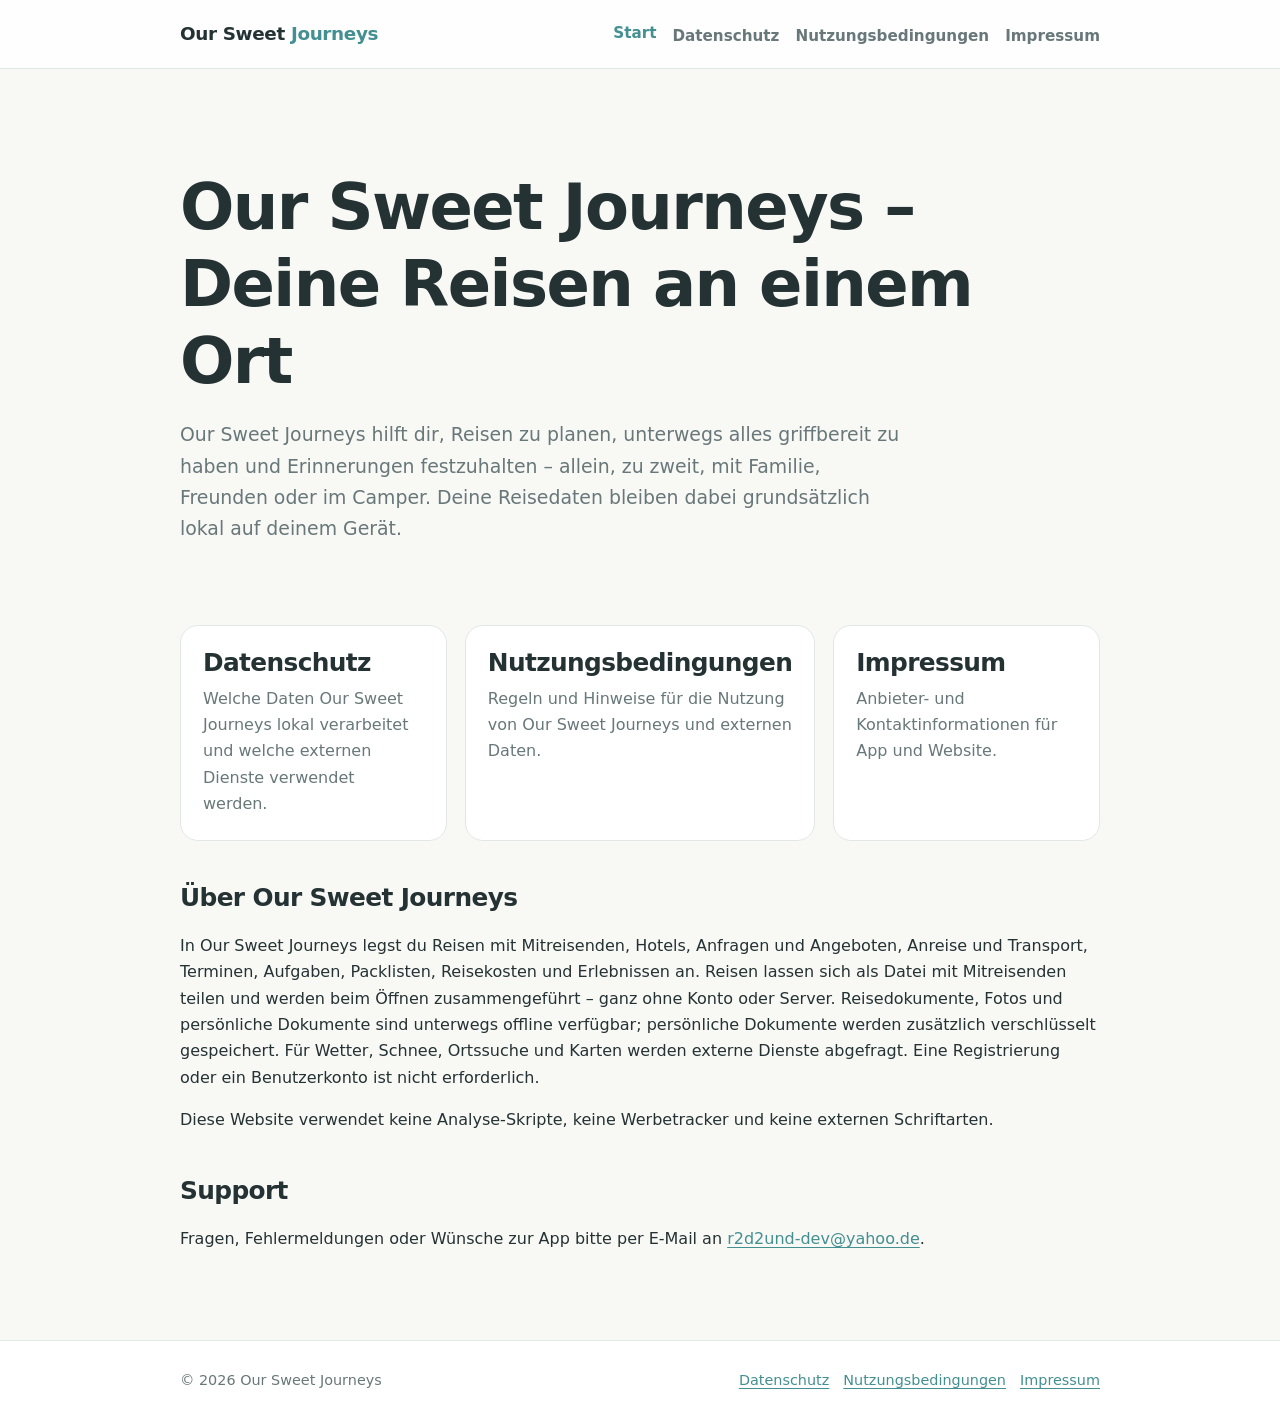
<file: index.html>
<!doctype html>
<html lang="de">
<head>
  <meta charset="utf-8">
  <meta name="viewport" content="width=device-width, initial-scale=1">
  <meta name="description" content="Offizielle Website der App Our Sweet Journeys mit Datenschutz, Nutzungsbedingungen und Impressum.">
  <title>Our Sweet Journeys – Deine Reisen an einem Ort</title>
  <link rel="stylesheet" href="styles.css">
</head>
<body>
<header>
  <div class="nav">
    <a class="brand" href="index.html">Our Sweet <span>Journeys</span></a>
    <nav aria-label="Hauptnavigation">
      <ul>
        <li><a href="index.html" aria-current="page">Start</a></li>
        <li><a href="datenschutz.html">Datenschutz</a></li>
        <li><a href="tos.html">Nutzungsbedingungen</a></li>
        <li><a href="impressum.html">Impressum</a></li>
      </ul>
    </nav>
  </div>
</header>

<main>

<section class="hero">
  <h1>Our Sweet Journeys – Deine Reisen an einem Ort</h1>
  <p class="lead">
    Our Sweet Journeys hilft dir, Reisen zu planen, unterwegs alles griffbereit zu
    haben und Erinnerungen festzuhalten – allein, zu zweit, mit Familie, Freunden oder im
    Camper. Deine Reisedaten bleiben dabei grundsätzlich lokal auf deinem Gerät.
  </p>
</section>

<section class="card-grid" aria-label="Rechtliche Informationen">
  <a class="card" href="datenschutz.html">
    <h2>Datenschutz</h2>
    <p>Welche Daten Our Sweet Journeys lokal verarbeitet und welche externen Dienste verwendet werden.</p>
  </a>
  <a class="card" href="tos.html">
    <h2>Nutzungsbedingungen</h2>
    <p>Regeln und Hinweise für die Nutzung von Our Sweet Journeys und externen Daten.</p>
  </a>
  <a class="card" href="impressum.html">
    <h2>Impressum</h2>
    <p>Anbieter- und Kontaktinformationen für App und Website.</p>
  </a>
</section>

<section>
  <h2>Über Our Sweet Journeys</h2>
  <p>
    In Our Sweet Journeys legst du Reisen mit Mitreisenden, Hotels, Anfragen und Angeboten,
    Anreise und Transport, Terminen, Aufgaben, Packlisten, Reisekosten und Erlebnissen an.
    Reisen lassen sich als Datei mit Mitreisenden teilen und werden beim Öffnen
    zusammengeführt – ganz ohne Konto oder Server.
    Reisedokumente, Fotos und persönliche Dokumente sind unterwegs offline verfügbar;
    persönliche Dokumente werden zusätzlich verschlüsselt gespeichert. Für Wetter, Schnee,
    Ortssuche und Karten werden externe Dienste abgefragt. Eine Registrierung oder ein
    Benutzerkonto ist nicht erforderlich.
  </p>
  <p>
    Diese Website verwendet keine Analyse-Skripte, keine Werbetracker und keine externen
    Schriftarten.
  </p>
</section>

<section>
  <h2>Support</h2>
  <p>
    Fragen, Fehlermeldungen oder Wünsche zur App bitte per E-Mail an
    <a href="mailto:r2d2und-dev@yahoo.de">r2d2und-dev@yahoo.de</a>.
  </p>
</section>

</main>
<footer>
  <div class="footer-inner">
    <div>© 2026 Our Sweet Journeys</div>
    <div class="footer-links">
      <a href="datenschutz.html">Datenschutz</a>
      <a href="tos.html">Nutzungsbedingungen</a>
      <a href="impressum.html">Impressum</a>
    </div>
  </div>
</footer>

</body>
</html>
</file>
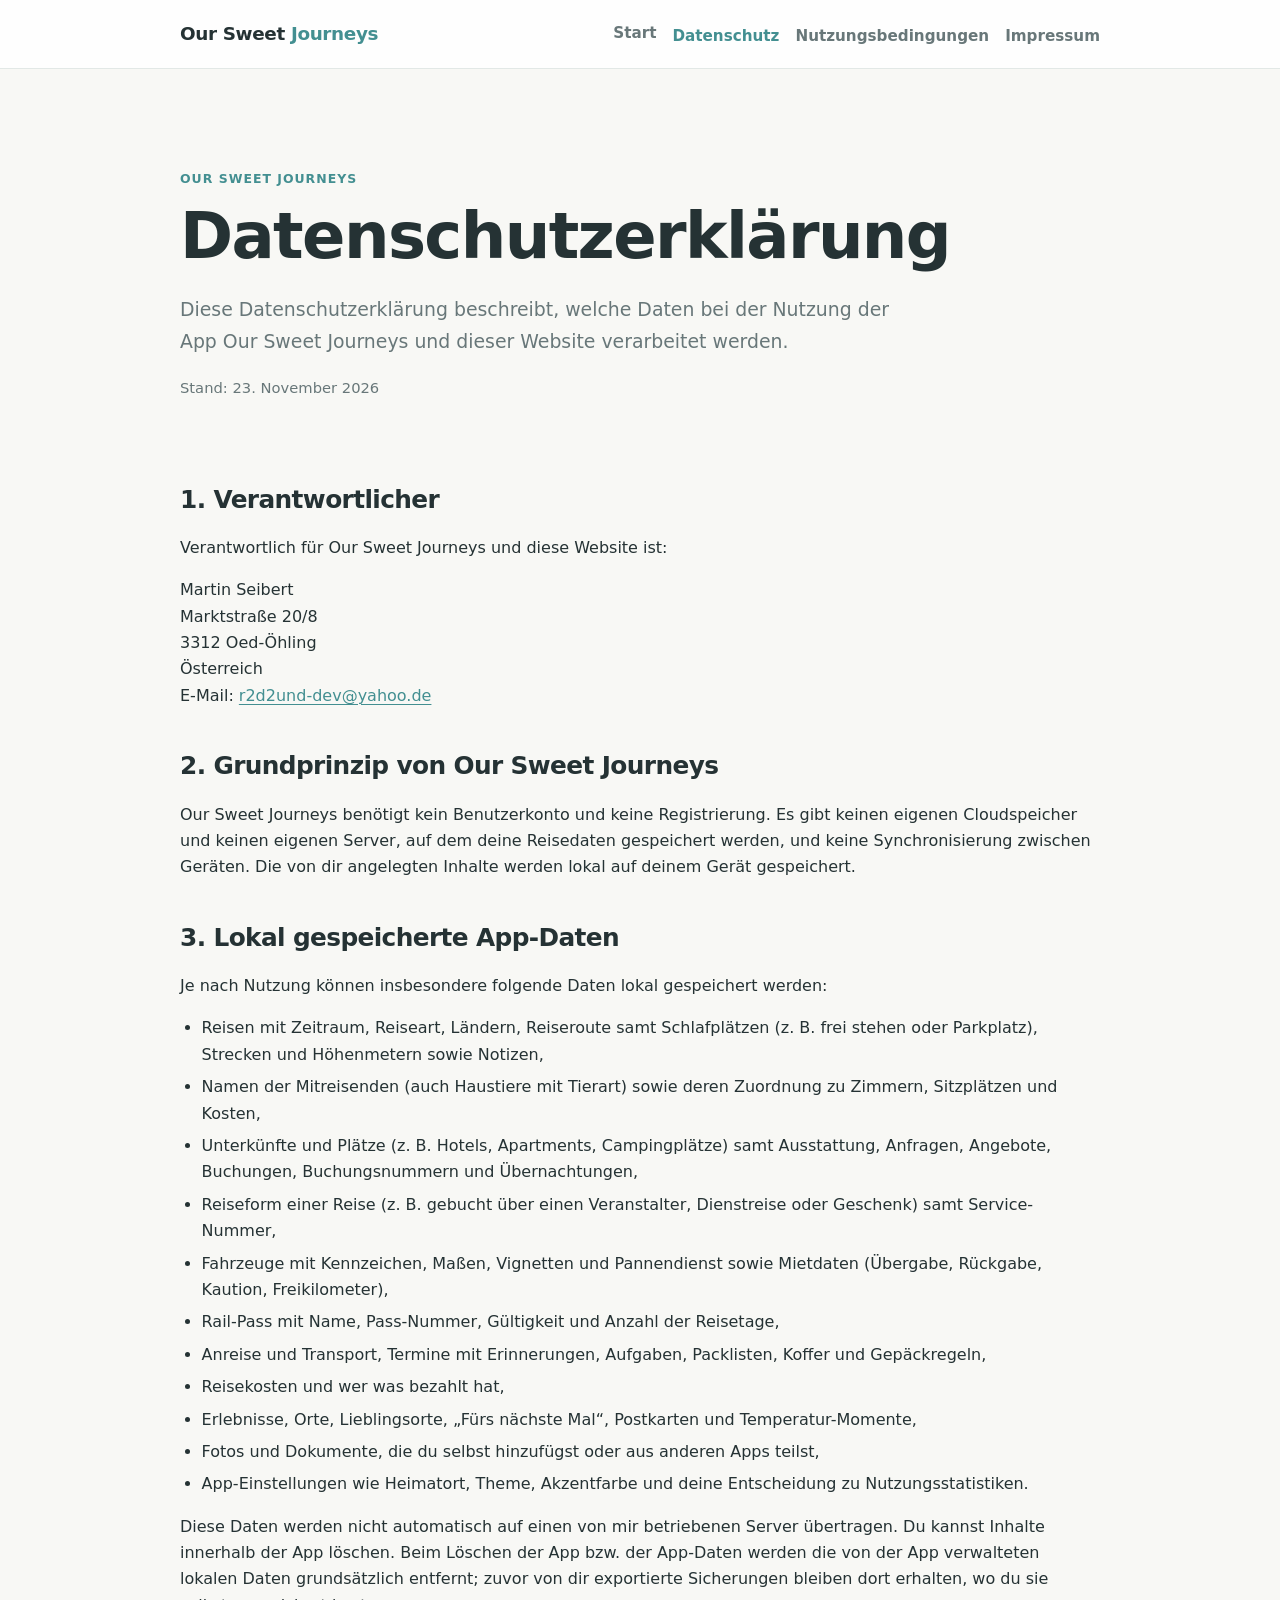
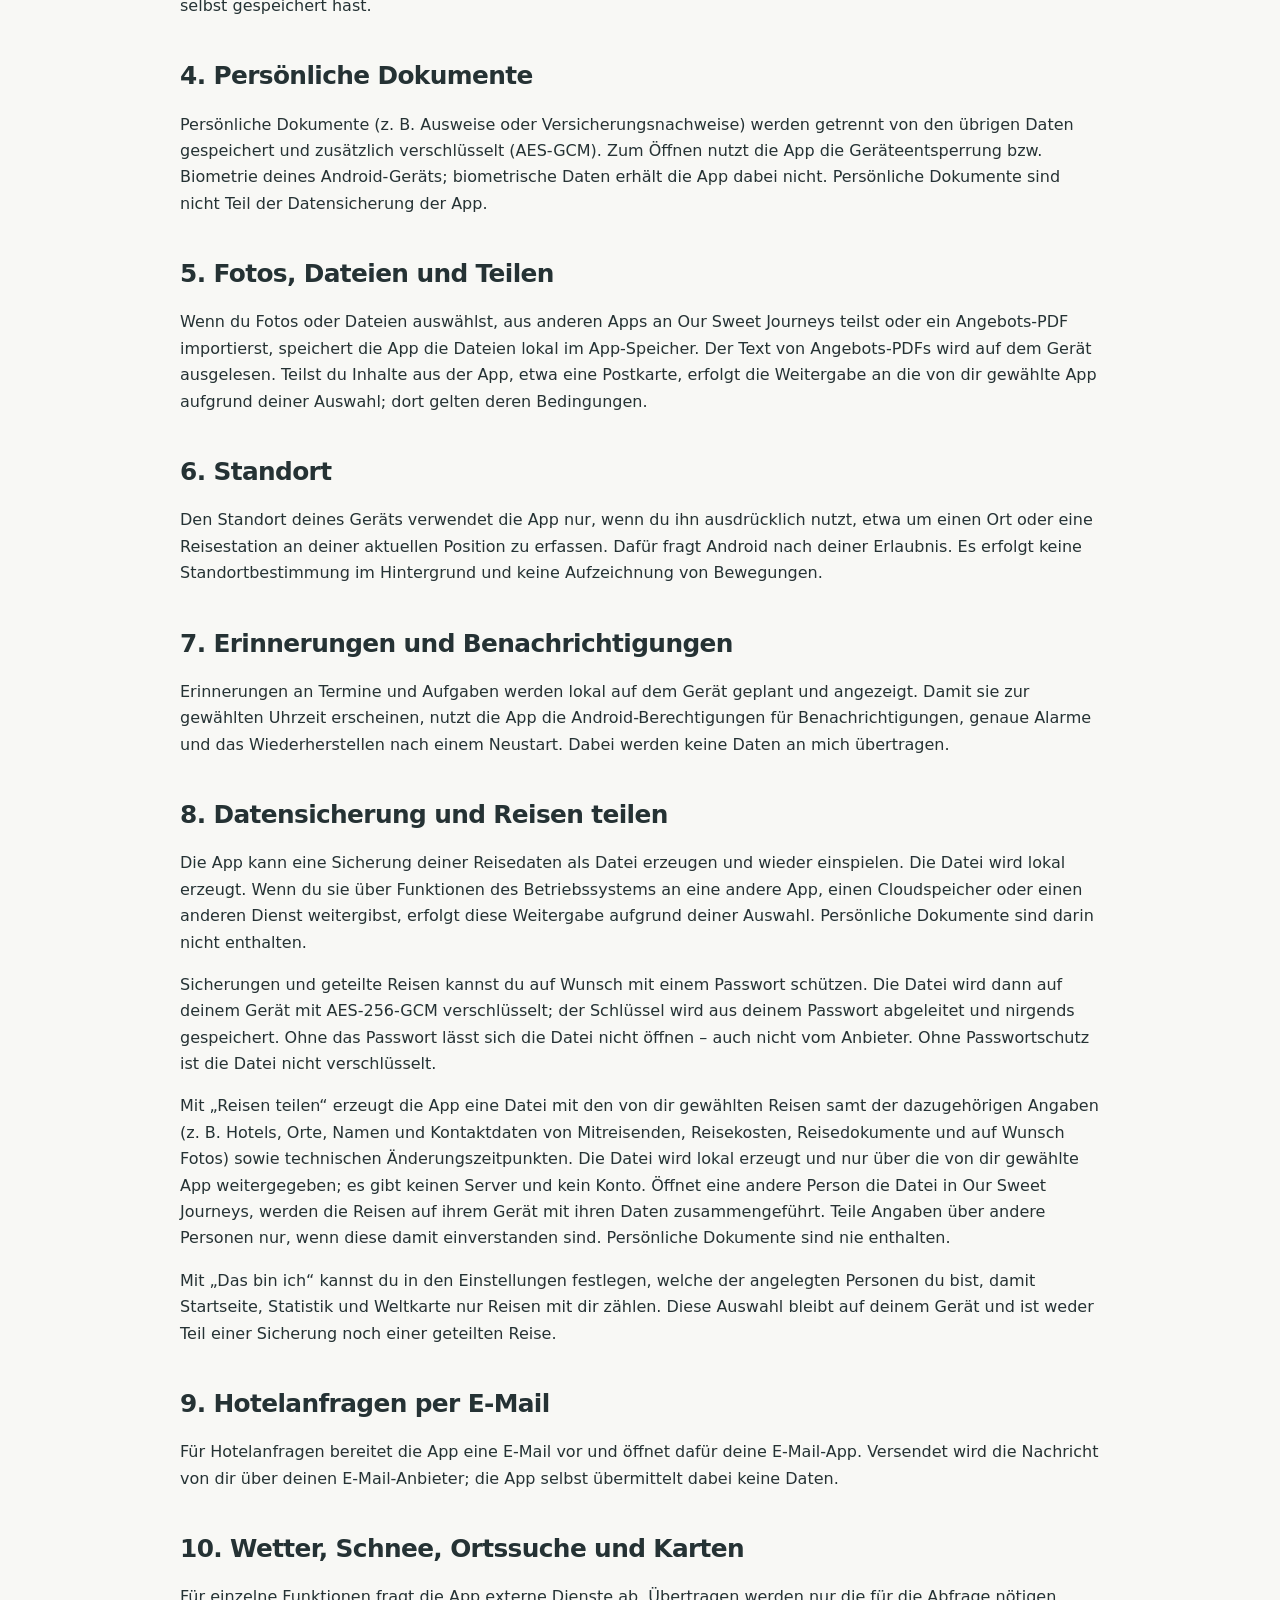
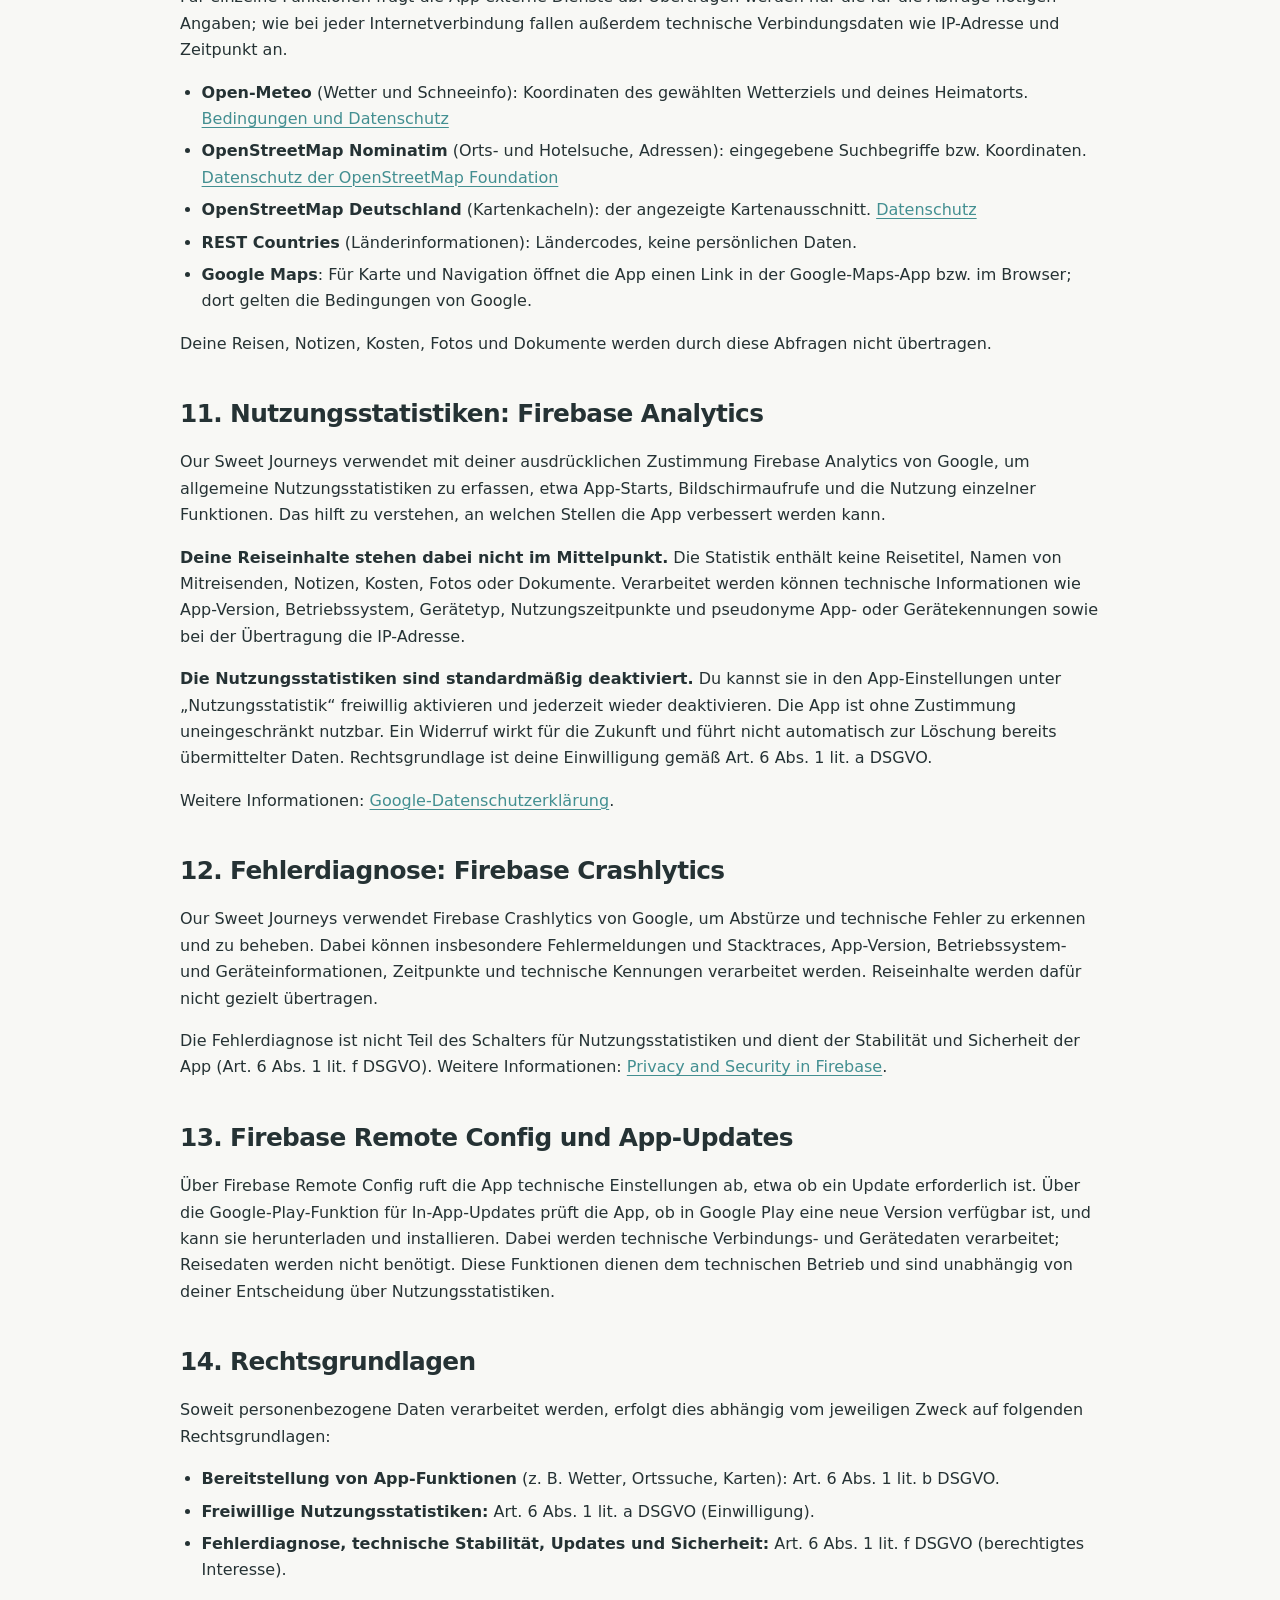
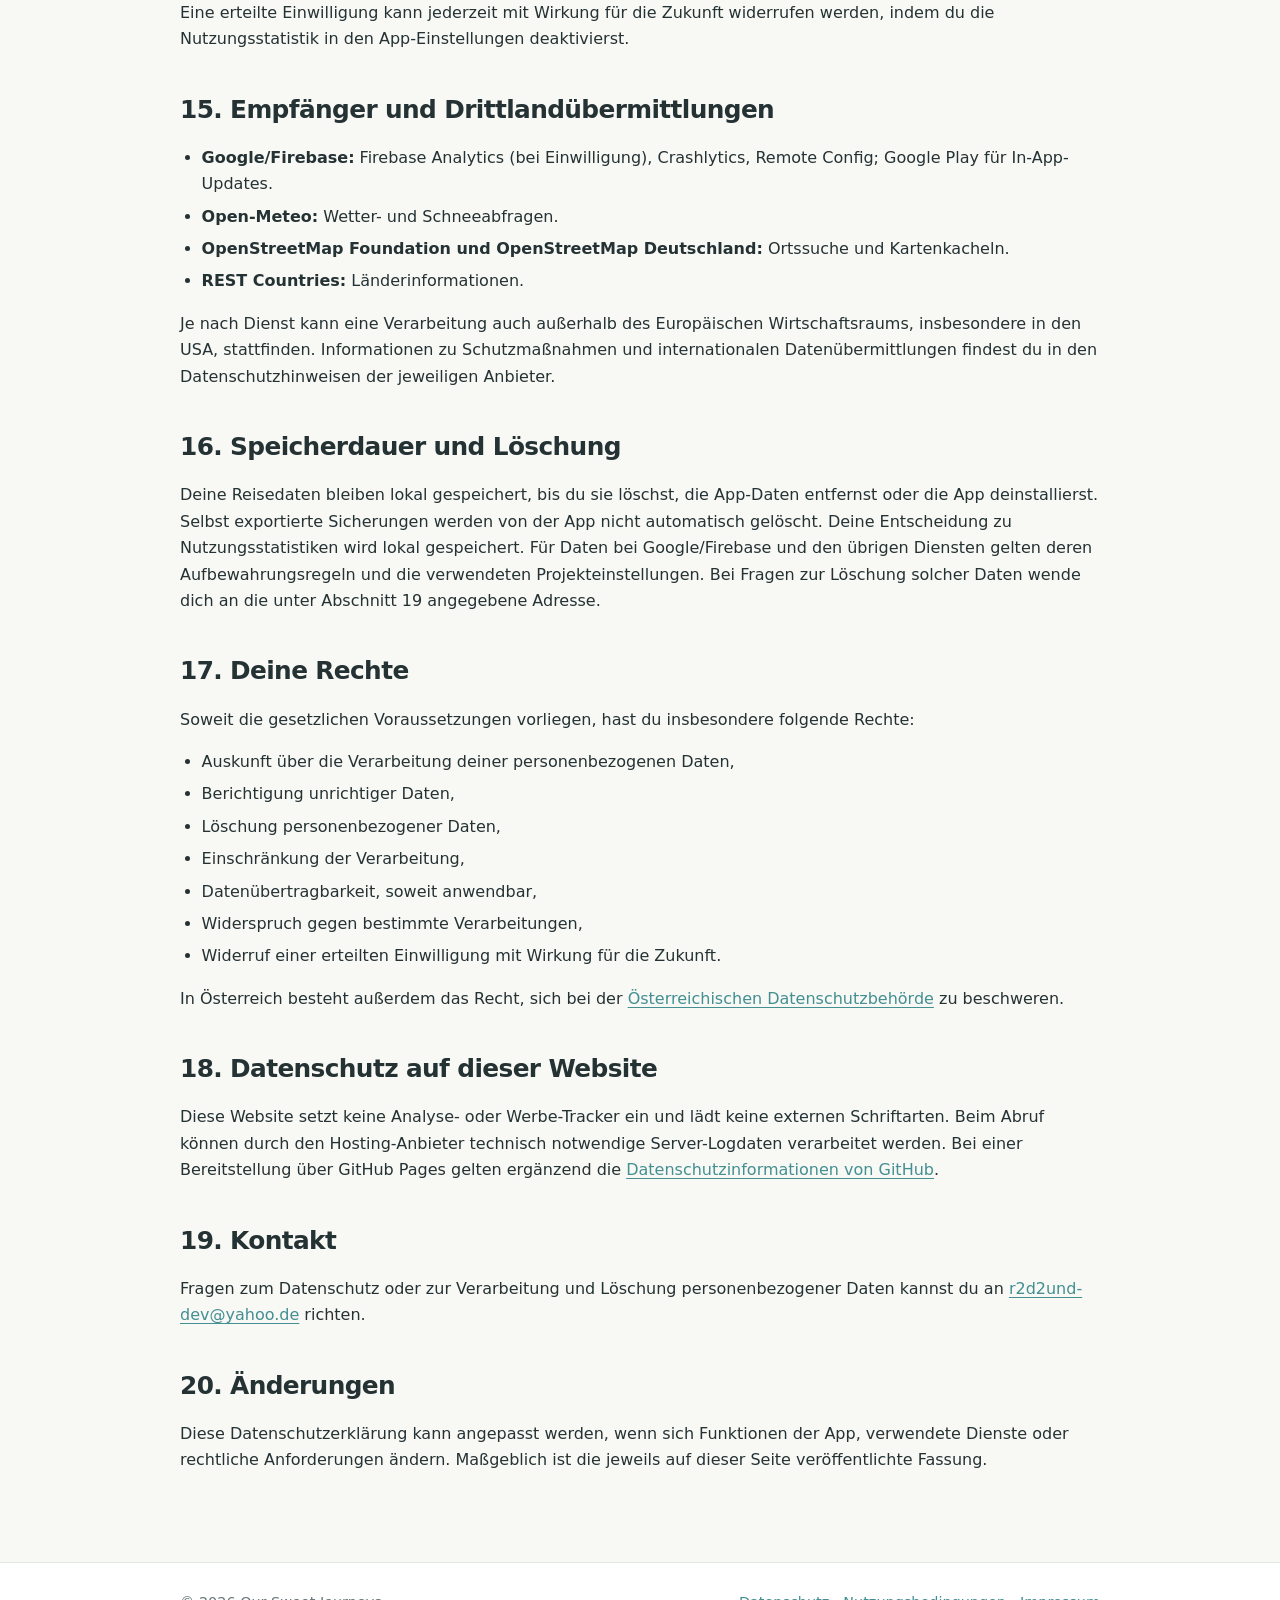
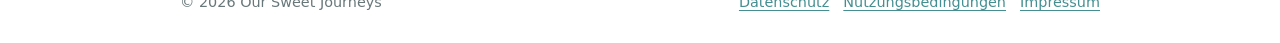
<file: datenschutz.html>
<!doctype html>
<html lang="de">
<head>
  <meta charset="utf-8">
  <meta name="viewport" content="width=device-width, initial-scale=1">
  <meta name="description" content="Datenschutzerklärung der App Our Sweet Journeys und dieser Website.">
  <title>Datenschutzerklärung – Our Sweet Journeys</title>
  <link rel="stylesheet" href="styles.css">
</head>
<body>
<header>
  <div class="nav">
    <a class="brand" href="index.html">Our Sweet <span>Journeys</span></a>
    <nav aria-label="Hauptnavigation">
      <ul>
        <li><a href="index.html">Start</a></li>
        <li><a href="datenschutz.html" aria-current="page">Datenschutz</a></li>
        <li><a href="tos.html">Nutzungsbedingungen</a></li>
        <li><a href="impressum.html">Impressum</a></li>
      </ul>
    </nav>
  </div>
</header>

<main>

<section class="hero">
  <p class="eyebrow">Our Sweet Journeys</p>
  <h1>Datenschutzerklärung</h1>
  <p class="lead">
    Diese Datenschutzerklärung beschreibt, welche Daten bei der Nutzung der App
    Our Sweet Journeys und dieser Website verarbeitet werden.
  </p>
  <p class="meta">Stand: 23. November 2026</p>
</section>

<section>
  <h2>1. Verantwortlicher</h2>
  <p>
    Verantwortlich für Our Sweet Journeys und diese Website ist:
  </p>
  <p>
    Martin Seibert<br>
    Marktstraße 20/8<br>
    3312 Oed-Öhling<br>
    Österreich<br>
    E-Mail: <a href="mailto:r2d2und-dev@yahoo.de">r2d2und-dev@yahoo.de</a>
  </p>

  <h2>2. Grundprinzip von Our Sweet Journeys</h2>
  <p>
    Our Sweet Journeys benötigt kein Benutzerkonto und keine Registrierung. Es gibt keinen
    eigenen Cloudspeicher und keinen eigenen Server, auf dem deine Reisedaten gespeichert
    werden, und keine Synchronisierung zwischen Geräten. Die von dir angelegten Inhalte
    werden lokal auf deinem Gerät gespeichert.
  </p>

  <h2>3. Lokal gespeicherte App-Daten</h2>
  <p>Je nach Nutzung können insbesondere folgende Daten lokal gespeichert werden:</p>
  <ul>
    <li>Reisen mit Zeitraum, Reiseart, Ländern, Reiseroute samt Schlafplätzen (z. B. frei stehen oder Parkplatz), Strecken und Höhenmetern sowie Notizen,</li>
    <li>Namen der Mitreisenden (auch Haustiere mit Tierart) sowie deren Zuordnung zu Zimmern, Sitzplätzen und Kosten,</li>
    <li>Unterkünfte und Plätze (z. B. Hotels, Apartments, Campingplätze) samt Ausstattung, Anfragen, Angebote, Buchungen, Buchungsnummern und Übernachtungen,</li>
    <li>Reiseform einer Reise (z. B. gebucht über einen Veranstalter, Dienstreise oder Geschenk) samt Service-Nummer,</li>
    <li>Fahrzeuge mit Kennzeichen, Maßen, Vignetten und Pannendienst sowie Mietdaten (Übergabe, Rückgabe, Kaution, Freikilometer),</li>
    <li>Rail-Pass mit Name, Pass-Nummer, Gültigkeit und Anzahl der Reisetage,</li>
    <li>Anreise und Transport, Termine mit Erinnerungen, Aufgaben, Packlisten, Koffer und Gepäckregeln,</li>
    <li>Reisekosten und wer was bezahlt hat,</li>
    <li>Erlebnisse, Orte, Lieblingsorte, „Fürs nächste Mal“, Postkarten und Temperatur-Momente,</li>
    <li>Fotos und Dokumente, die du selbst hinzufügst oder aus anderen Apps teilst,</li>
    <li>App-Einstellungen wie Heimatort, Theme, Akzentfarbe und deine Entscheidung zu Nutzungsstatistiken.</li>
  </ul>
  <p>
    Diese Daten werden nicht automatisch auf einen von mir betriebenen Server übertragen.
    Du kannst Inhalte innerhalb der App löschen. Beim Löschen der App bzw. der App-Daten
    werden die von der App verwalteten lokalen Daten grundsätzlich entfernt; zuvor von dir
    exportierte Sicherungen bleiben dort erhalten, wo du sie selbst gespeichert hast.
  </p>

  <h2>4. Persönliche Dokumente</h2>
  <p>
    Persönliche Dokumente (z. B. Ausweise oder Versicherungsnachweise) werden getrennt von
    den übrigen Daten gespeichert und zusätzlich verschlüsselt (AES-GCM). Zum Öffnen nutzt
    die App die Geräteentsperrung bzw. Biometrie deines Android-Geräts; biometrische Daten
    erhält die App dabei nicht. Persönliche Dokumente sind nicht Teil der Datensicherung
    der App.
  </p>

  <h2>5. Fotos, Dateien und Teilen</h2>
  <p>
    Wenn du Fotos oder Dateien auswählst, aus anderen Apps an Our Sweet Journeys teilst oder
    ein Angebots-PDF importierst, speichert die App die Dateien lokal im App-Speicher. Der
    Text von Angebots-PDFs wird auf dem Gerät ausgelesen. Teilst du Inhalte aus der App,
    etwa eine Postkarte, erfolgt die Weitergabe an die von dir gewählte App aufgrund deiner
    Auswahl; dort gelten deren Bedingungen.
  </p>

  <h2>6. Standort</h2>
  <p>
    Den Standort deines Geräts verwendet die App nur, wenn du ihn ausdrücklich nutzt, etwa
    um einen Ort oder eine Reisestation an deiner aktuellen Position zu erfassen. Dafür
    fragt Android nach deiner Erlaubnis. Es erfolgt keine Standortbestimmung im Hintergrund
    und keine Aufzeichnung von Bewegungen.
  </p>

  <h2>7. Erinnerungen und Benachrichtigungen</h2>
  <p>
    Erinnerungen an Termine und Aufgaben werden lokal auf dem Gerät geplant und angezeigt.
    Damit sie zur gewählten Uhrzeit erscheinen, nutzt die App die Android-Berechtigungen für
    Benachrichtigungen, genaue Alarme und das Wiederherstellen nach einem Neustart. Dabei
    werden keine Daten an mich übertragen.
  </p>

  <h2>8. Datensicherung und Reisen teilen</h2>
  <p>
    Die App kann eine Sicherung deiner Reisedaten als Datei erzeugen und wieder einspielen.
    Die Datei wird lokal erzeugt. Wenn du sie über Funktionen des Betriebssystems an eine
    andere App, einen Cloudspeicher oder einen anderen Dienst weitergibst, erfolgt diese
    Weitergabe aufgrund deiner Auswahl. Persönliche Dokumente sind darin nicht enthalten.
  </p>
  <p>
    Sicherungen und geteilte Reisen kannst du auf Wunsch mit einem Passwort schützen. Die Datei
    wird dann auf deinem Gerät mit AES-256-GCM verschlüsselt; der Schlüssel wird aus deinem
    Passwort abgeleitet und nirgends gespeichert. Ohne das Passwort lässt sich die Datei nicht
    öffnen – auch nicht vom Anbieter. Ohne Passwortschutz ist die Datei nicht verschlüsselt.
  </p>
  <p>
    Mit „Reisen teilen“ erzeugt die App eine Datei mit den von dir gewählten Reisen samt der
    dazugehörigen Angaben (z. B. Hotels, Orte, Namen und Kontaktdaten von Mitreisenden,
    Reisekosten, Reisedokumente und auf Wunsch Fotos) sowie technischen Änderungszeitpunkten.
    Die Datei wird lokal erzeugt und nur über die von dir gewählte App weitergegeben; es gibt
    keinen Server und kein Konto. Öffnet eine andere Person die Datei in Our Sweet Journeys,
    werden die Reisen auf ihrem Gerät mit ihren Daten zusammengeführt. Teile Angaben über
    andere Personen nur, wenn diese damit einverstanden sind. Persönliche Dokumente sind nie
    enthalten.
  </p>
  <p>
    Mit „Das bin ich“ kannst du in den Einstellungen festlegen, welche der angelegten Personen
    du bist, damit Startseite, Statistik und Weltkarte nur Reisen mit dir zählen. Diese Auswahl
    bleibt auf deinem Gerät und ist weder Teil einer Sicherung noch einer geteilten Reise.
  </p>

  <h2>9. Hotelanfragen per E-Mail</h2>
  <p>
    Für Hotelanfragen bereitet die App eine E-Mail vor und öffnet dafür deine E-Mail-App.
    Versendet wird die Nachricht von dir über deinen E-Mail-Anbieter; die App selbst
    übermittelt dabei keine Daten.
  </p>

  <h2>10. Wetter, Schnee, Ortssuche und Karten</h2>
  <p>
    Für einzelne Funktionen fragt die App externe Dienste ab. Übertragen werden nur die für
    die Abfrage nötigen Angaben; wie bei jeder Internetverbindung fallen außerdem technische
    Verbindungsdaten wie IP-Adresse und Zeitpunkt an.
  </p>
  <ul>
    <li>
      <strong>Open-Meteo</strong> (Wetter und Schneeinfo): Koordinaten des gewählten Wetterziels
      und deines Heimatorts.
      <a href="https://open-meteo.com/en/terms" rel="noopener noreferrer">Bedingungen und Datenschutz</a>
    </li>
    <li>
      <strong>OpenStreetMap Nominatim</strong> (Orts- und Hotelsuche, Adressen): eingegebene
      Suchbegriffe bzw. Koordinaten.
      <a href="https://osmfoundation.org/wiki/Privacy_Policy" rel="noopener noreferrer">Datenschutz der OpenStreetMap Foundation</a>
    </li>
    <li>
      <strong>OpenStreetMap Deutschland</strong> (Kartenkacheln): der angezeigte Kartenausschnitt.
      <a href="https://www.openstreetmap.de/datenschutz.html" rel="noopener noreferrer">Datenschutz</a>
    </li>
    <li>
      <strong>REST Countries</strong> (Länderinformationen): Ländercodes, keine persönlichen Daten.
    </li>
    <li>
      <strong>Google Maps</strong>: Für Karte und Navigation öffnet die App einen Link in der
      Google-Maps-App bzw. im Browser; dort gelten die Bedingungen von Google.
    </li>
  </ul>
  <p>
    Deine Reisen, Notizen, Kosten, Fotos und Dokumente werden durch diese Abfragen nicht
    übertragen.
  </p>

  <h2 id="nutzungsstatistiken">11. Nutzungsstatistiken: Firebase Analytics</h2>
  <p>
    Our Sweet Journeys verwendet mit deiner ausdrücklichen Zustimmung Firebase Analytics von
    Google, um allgemeine Nutzungsstatistiken zu erfassen, etwa App-Starts, Bildschirmaufrufe
    und die Nutzung einzelner Funktionen. Das hilft zu verstehen, an welchen Stellen die App
    verbessert werden kann.
  </p>
  <p>
    <strong>Deine Reiseinhalte stehen dabei nicht im Mittelpunkt.</strong> Die Statistik
    enthält keine Reisetitel, Namen von Mitreisenden, Notizen, Kosten, Fotos oder Dokumente.
    Verarbeitet werden können technische Informationen wie App-Version, Betriebssystem,
    Gerätetyp, Nutzungszeitpunkte und pseudonyme App- oder Gerätekennungen sowie bei der
    Übertragung die IP-Adresse.
  </p>
  <p>
    <strong>Die Nutzungsstatistiken sind standardmäßig deaktiviert.</strong> Du kannst sie in
    den App-Einstellungen unter „Nutzungsstatistik“ freiwillig aktivieren und jederzeit wieder
    deaktivieren. Die App ist ohne Zustimmung uneingeschränkt nutzbar. Ein Widerruf wirkt für
    die Zukunft und führt nicht automatisch zur Löschung bereits übermittelter Daten.
    Rechtsgrundlage ist deine Einwilligung gemäß Art. 6 Abs. 1 lit. a DSGVO.
  </p>
  <p>
    Weitere Informationen:
    <a href="https://policies.google.com/privacy" rel="noopener noreferrer">Google-Datenschutzerklärung</a>.
  </p>

  <h2>12. Fehlerdiagnose: Firebase Crashlytics</h2>
  <p>
    Our Sweet Journeys verwendet Firebase Crashlytics von Google, um Abstürze und technische
    Fehler zu erkennen und zu beheben. Dabei können insbesondere Fehlermeldungen und
    Stacktraces, App-Version, Betriebssystem- und Geräteinformationen, Zeitpunkte und
    technische Kennungen verarbeitet werden. Reiseinhalte werden dafür nicht gezielt
    übertragen.
  </p>
  <p>
    Die Fehlerdiagnose ist nicht Teil des Schalters für Nutzungsstatistiken und dient der
    Stabilität und Sicherheit der App (Art. 6 Abs. 1 lit. f DSGVO).
    Weitere Informationen:
    <a href="https://firebase.google.com/support/privacy" rel="noopener noreferrer">Privacy and Security in Firebase</a>.
  </p>

  <h2>13. Firebase Remote Config und App-Updates</h2>
  <p>
    Über Firebase Remote Config ruft die App technische Einstellungen ab, etwa ob ein
    Update erforderlich ist. Über die Google-Play-Funktion für In-App-Updates prüft die App,
    ob in Google Play eine neue Version verfügbar ist, und kann sie herunterladen und
    installieren. Dabei werden technische Verbindungs- und Gerätedaten verarbeitet; Reisedaten
    werden nicht benötigt. Diese Funktionen dienen dem technischen Betrieb und sind unabhängig
    von deiner Entscheidung über Nutzungsstatistiken.
  </p>

  <h2>14. Rechtsgrundlagen</h2>
  <p>
    Soweit personenbezogene Daten verarbeitet werden, erfolgt dies abhängig vom jeweiligen
    Zweck auf folgenden Rechtsgrundlagen:
  </p>
  <ul>
    <li>
      <strong>Bereitstellung von App-Funktionen</strong> (z. B. Wetter, Ortssuche, Karten):
      Art. 6 Abs. 1 lit. b DSGVO.
    </li>
    <li>
      <strong>Freiwillige Nutzungsstatistiken:</strong> Art. 6 Abs. 1 lit. a DSGVO (Einwilligung).
    </li>
    <li>
      <strong>Fehlerdiagnose, technische Stabilität, Updates und Sicherheit:</strong>
      Art. 6 Abs. 1 lit. f DSGVO (berechtigtes Interesse).
    </li>
  </ul>
  <p>
    Eine erteilte Einwilligung kann jederzeit mit Wirkung für die Zukunft widerrufen werden,
    indem du die Nutzungsstatistik in den App-Einstellungen deaktivierst.
  </p>

  <h2>15. Empfänger und Drittlandübermittlungen</h2>
  <ul>
    <li><strong>Google/Firebase:</strong> Firebase Analytics (bei Einwilligung), Crashlytics, Remote Config; Google Play für In-App-Updates.</li>
    <li><strong>Open-Meteo:</strong> Wetter- und Schneeabfragen.</li>
    <li><strong>OpenStreetMap Foundation und OpenStreetMap Deutschland:</strong> Ortssuche und Kartenkacheln.</li>
    <li><strong>REST Countries:</strong> Länderinformationen.</li>
  </ul>
  <p>
    Je nach Dienst kann eine Verarbeitung auch außerhalb des Europäischen Wirtschaftsraums,
    insbesondere in den USA, stattfinden. Informationen zu Schutzmaßnahmen und internationalen
    Datenübermittlungen findest du in den Datenschutzhinweisen der jeweiligen Anbieter.
  </p>

  <h2>16. Speicherdauer und Löschung</h2>
  <p>
    Deine Reisedaten bleiben lokal gespeichert, bis du sie löschst, die App-Daten entfernst
    oder die App deinstallierst. Selbst exportierte Sicherungen werden von der App nicht
    automatisch gelöscht. Deine Entscheidung zu Nutzungsstatistiken wird lokal gespeichert.
    Für Daten bei Google/Firebase und den übrigen Diensten gelten deren Aufbewahrungsregeln
    und die verwendeten Projekteinstellungen. Bei Fragen zur Löschung solcher Daten wende
    dich an die unter Abschnitt 19 angegebene Adresse.
  </p>

  <h2>17. Deine Rechte</h2>
  <p>Soweit die gesetzlichen Voraussetzungen vorliegen, hast du insbesondere folgende Rechte:</p>
  <ul>
    <li>Auskunft über die Verarbeitung deiner personenbezogenen Daten,</li>
    <li>Berichtigung unrichtiger Daten,</li>
    <li>Löschung personenbezogener Daten,</li>
    <li>Einschränkung der Verarbeitung,</li>
    <li>Datenübertragbarkeit, soweit anwendbar,</li>
    <li>Widerspruch gegen bestimmte Verarbeitungen,</li>
    <li>Widerruf einer erteilten Einwilligung mit Wirkung für die Zukunft.</li>
  </ul>
  <p>
    In Österreich besteht außerdem das Recht, sich bei der
    <a href="https://www.dsb.gv.at/" rel="noopener noreferrer">Österreichischen Datenschutzbehörde</a>
    zu beschweren.
  </p>

  <h2>18. Datenschutz auf dieser Website</h2>
  <p>
    Diese Website setzt keine Analyse- oder Werbe-Tracker ein und lädt keine externen
    Schriftarten. Beim Abruf können durch den Hosting-Anbieter technisch notwendige
    Server-Logdaten verarbeitet werden. Bei einer Bereitstellung über GitHub Pages gelten
    ergänzend die
    <a href="https://docs.github.com/en/site-policy/privacy-policies/github-general-privacy-statement"
       rel="noopener noreferrer">Datenschutzinformationen von GitHub</a>.
  </p>

  <h2>19. Kontakt</h2>
  <p>
    Fragen zum Datenschutz oder zur Verarbeitung und Löschung personenbezogener Daten kannst
    du an <a href="mailto:r2d2und-dev@yahoo.de">r2d2und-dev@yahoo.de</a> richten.
  </p>

  <h2>20. Änderungen</h2>
  <p>
    Diese Datenschutzerklärung kann angepasst werden, wenn sich Funktionen der App, verwendete
    Dienste oder rechtliche Anforderungen ändern. Maßgeblich ist die jeweils auf dieser Seite
    veröffentlichte Fassung.
  </p>
</section>

</main>
<footer>
  <div class="footer-inner">
    <div>© 2026 Our Sweet Journeys</div>
    <div class="footer-links">
      <a href="datenschutz.html">Datenschutz</a>
      <a href="tos.html">Nutzungsbedingungen</a>
      <a href="impressum.html">Impressum</a>
    </div>
  </div>
</footer>

</body>
</html>
</file>
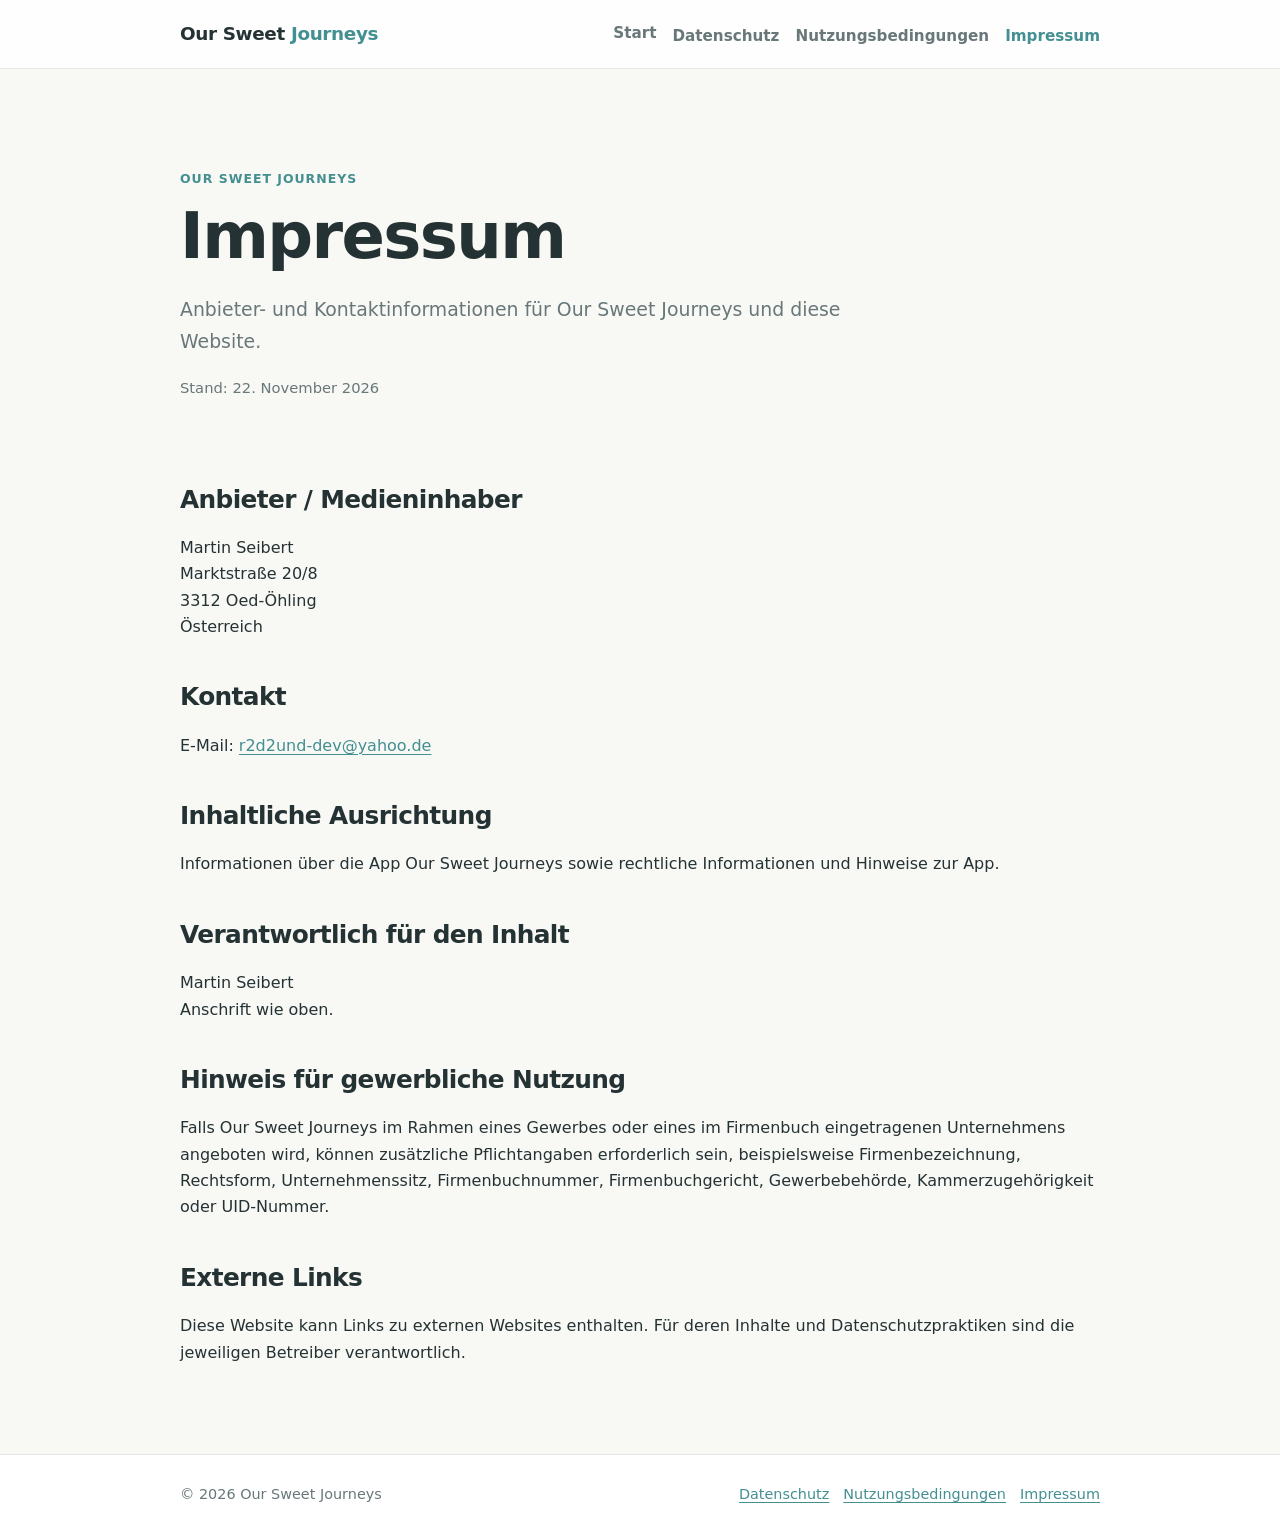
<file: impressum.html>
<!doctype html>
<html lang="de">
<head>
  <meta charset="utf-8">
  <meta name="viewport" content="width=device-width, initial-scale=1">
  <meta name="description" content="Impressum und Anbieterinformationen für Our Sweet Journeys.">
  <title>Impressum – Our Sweet Journeys</title>
  <link rel="stylesheet" href="styles.css">
</head>
<body>
<header>
  <div class="nav">
    <a class="brand" href="index.html">Our Sweet <span>Journeys</span></a>
    <nav aria-label="Hauptnavigation">
      <ul>
        <li><a href="index.html">Start</a></li>
        <li><a href="datenschutz.html">Datenschutz</a></li>
        <li><a href="tos.html">Nutzungsbedingungen</a></li>
        <li><a href="impressum.html" aria-current="page">Impressum</a></li>
      </ul>
    </nav>
  </div>
</header>

<main>

<section class="hero">
  <p class="eyebrow">Our Sweet Journeys</p>
  <h1>Impressum</h1>
  <p class="lead">Anbieter- und Kontaktinformationen für Our Sweet Journeys und diese Website.</p>
  <p class="meta">Stand: 22. November 2026</p>
</section>

<section>
  <h2>Anbieter / Medieninhaber</h2>
  <p>
    Martin Seibert<br>
    Marktstraße 20/8<br>
    3312 Oed-Öhling<br>
    Österreich
  </p>

  <h2>Kontakt</h2>
  <p>
    E-Mail: <a href="mailto:r2d2und-dev@yahoo.de">r2d2und-dev@yahoo.de</a>
  </p>

  <h2>Inhaltliche Ausrichtung</h2>
  <p>
    Informationen über die App Our Sweet Journeys sowie rechtliche Informationen und Hinweise zur App.
  </p>

  <h2>Verantwortlich für den Inhalt</h2>
  <p>
    Martin Seibert<br>
    Anschrift wie oben.
  </p>

  <h2>Hinweis für gewerbliche Nutzung</h2>
  <p>
    Falls Our Sweet Journeys im Rahmen eines Gewerbes oder eines im Firmenbuch eingetragenen Unternehmens
    angeboten wird, können zusätzliche Pflichtangaben erforderlich sein, beispielsweise
    Firmenbezeichnung, Rechtsform, Unternehmenssitz, Firmenbuchnummer, Firmenbuchgericht,
    Gewerbebehörde, Kammerzugehörigkeit oder UID-Nummer.
  </p>

  <h2>Externe Links</h2>
  <p>
    Diese Website kann Links zu externen Websites enthalten. Für deren Inhalte und
    Datenschutzpraktiken sind die jeweiligen Betreiber verantwortlich.
  </p>
</section>

</main>
<footer>
  <div class="footer-inner">
    <div>© 2026 Our Sweet Journeys</div>
    <div class="footer-links">
      <a href="datenschutz.html">Datenschutz</a>
      <a href="tos.html">Nutzungsbedingungen</a>
      <a href="impressum.html">Impressum</a>
    </div>
  </div>
</footer>

</body>
</html>
</file>
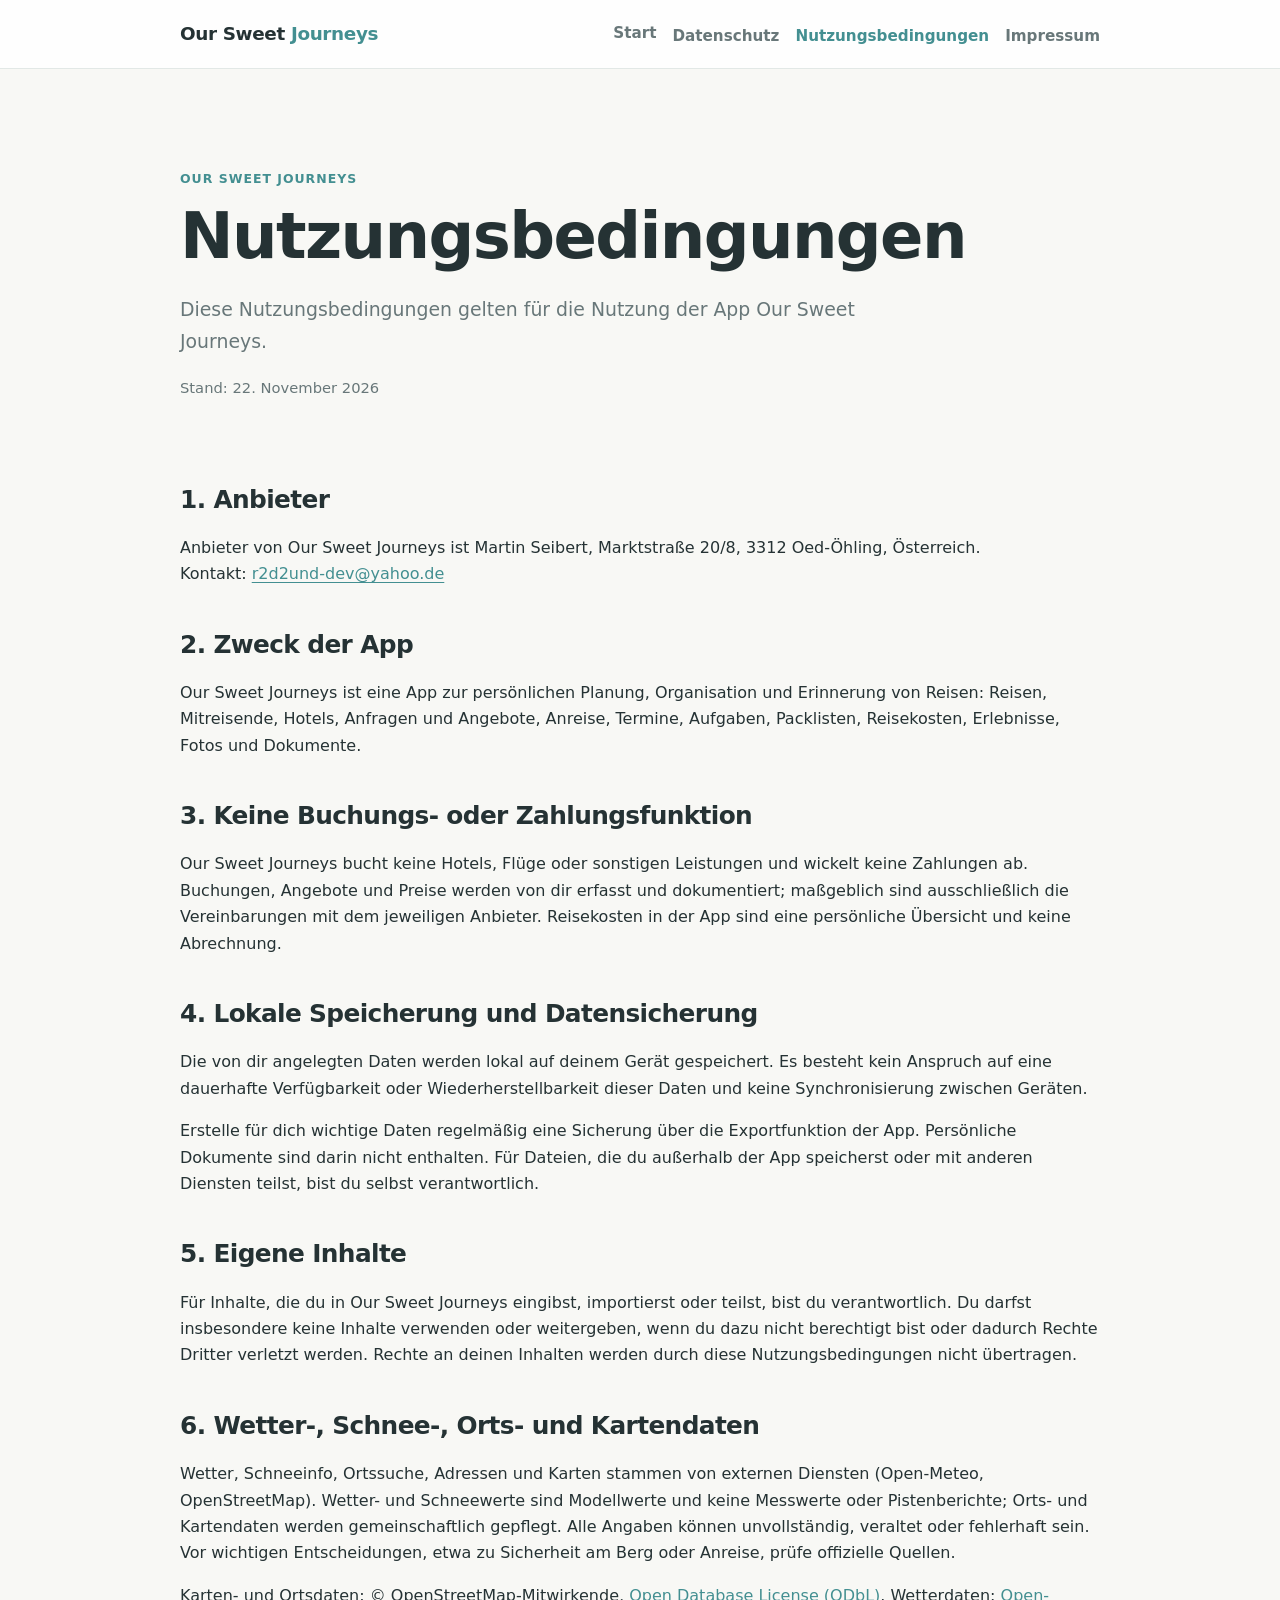
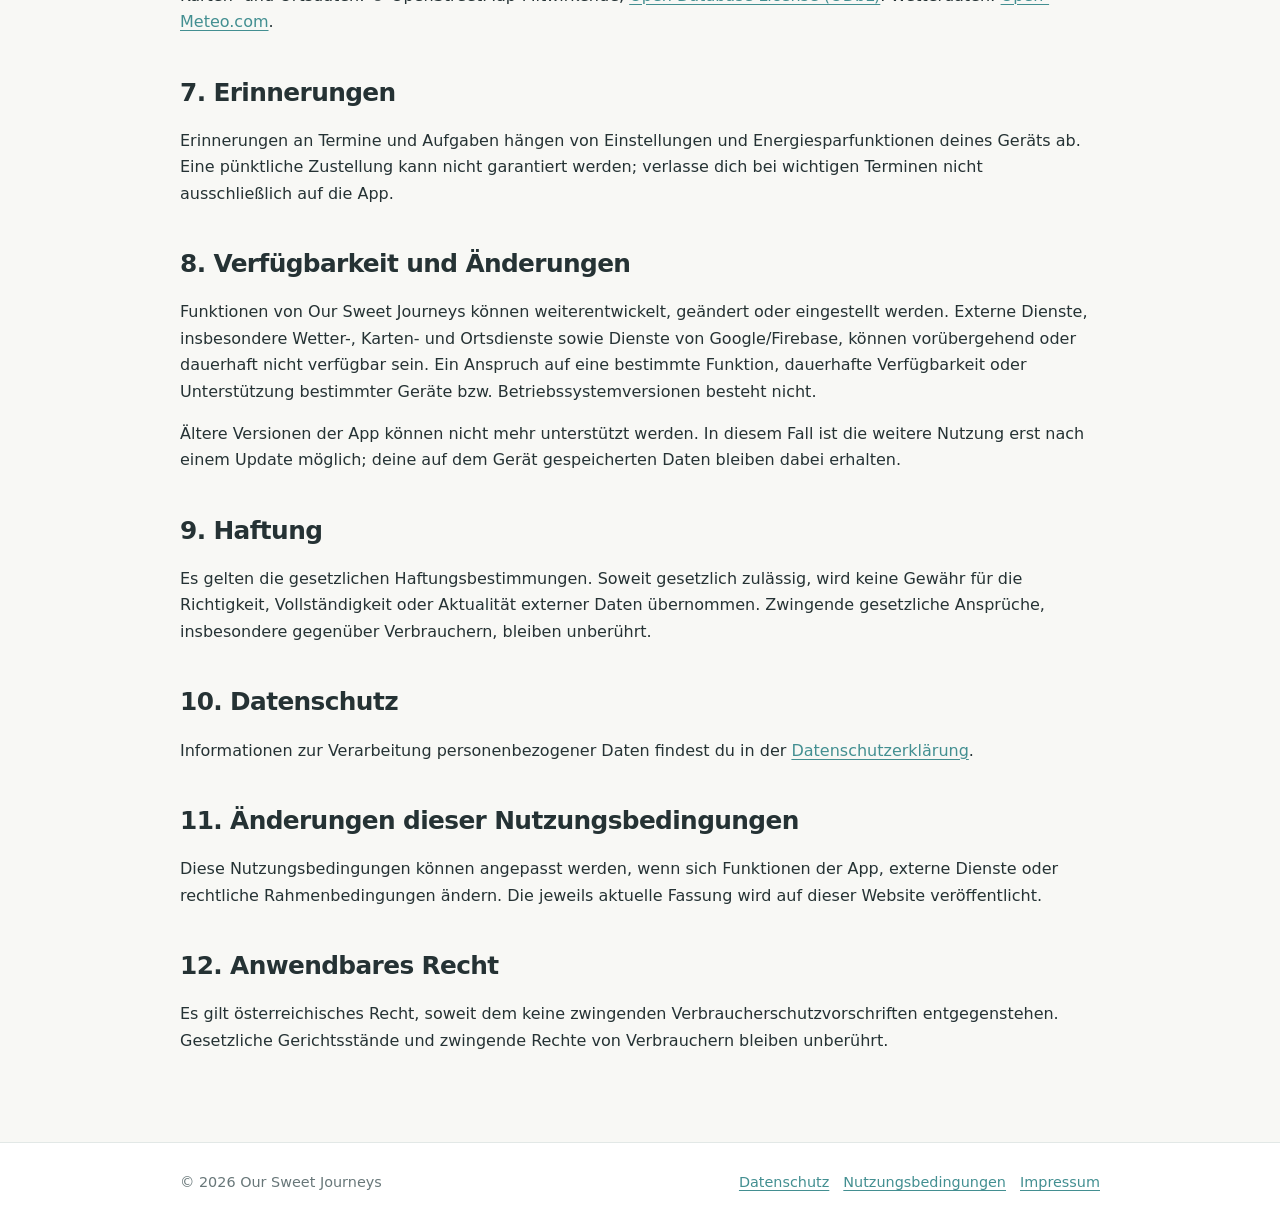
<file: tos.html>
<!doctype html>
<html lang="de">
<head>
  <meta charset="utf-8">
  <meta name="viewport" content="width=device-width, initial-scale=1">
  <meta name="description" content="Nutzungsbedingungen der App Our Sweet Journeys.">
  <title>Nutzungsbedingungen – Our Sweet Journeys</title>
  <link rel="stylesheet" href="styles.css">
</head>
<body>
<header>
  <div class="nav">
    <a class="brand" href="index.html">Our Sweet <span>Journeys</span></a>
    <nav aria-label="Hauptnavigation">
      <ul>
        <li><a href="index.html">Start</a></li>
        <li><a href="datenschutz.html">Datenschutz</a></li>
        <li><a href="tos.html" aria-current="page">Nutzungsbedingungen</a></li>
        <li><a href="impressum.html">Impressum</a></li>
      </ul>
    </nav>
  </div>
</header>

<main>

<section class="hero">
  <p class="eyebrow">Our Sweet Journeys</p>
  <h1>Nutzungsbedingungen</h1>
  <p class="lead">
    Diese Nutzungsbedingungen gelten für die Nutzung der App Our Sweet Journeys.
  </p>
  <p class="meta">Stand: 22. November 2026</p>
</section>

<section>
  <h2>1. Anbieter</h2>
  <p>
    Anbieter von Our Sweet Journeys ist Martin Seibert, Marktstraße 20/8, 3312 Oed-Öhling, Österreich.<br>
    Kontakt: <a href="mailto:r2d2und-dev@yahoo.de">r2d2und-dev@yahoo.de</a>
  </p>

  <h2>2. Zweck der App</h2>
  <p>
    Our Sweet Journeys ist eine App zur persönlichen Planung, Organisation und Erinnerung von
    Reisen: Reisen, Mitreisende, Hotels, Anfragen und Angebote, Anreise, Termine, Aufgaben,
    Packlisten, Reisekosten, Erlebnisse, Fotos und Dokumente.
  </p>

  <h2>3. Keine Buchungs- oder Zahlungsfunktion</h2>
  <p>
    Our Sweet Journeys bucht keine Hotels, Flüge oder sonstigen Leistungen und wickelt keine
    Zahlungen ab. Buchungen, Angebote und Preise werden von dir erfasst und dokumentiert;
    maßgeblich sind ausschließlich die Vereinbarungen mit dem jeweiligen Anbieter.
    Reisekosten in der App sind eine persönliche Übersicht und keine Abrechnung.
  </p>

  <h2>4. Lokale Speicherung und Datensicherung</h2>
  <p>
    Die von dir angelegten Daten werden lokal auf deinem Gerät gespeichert. Es besteht kein
    Anspruch auf eine dauerhafte Verfügbarkeit oder Wiederherstellbarkeit dieser Daten und
    keine Synchronisierung zwischen Geräten.
  </p>
  <p>
    Erstelle für dich wichtige Daten regelmäßig eine Sicherung über die Exportfunktion der
    App. Persönliche Dokumente sind darin nicht enthalten. Für Dateien, die du außerhalb der
    App speicherst oder mit anderen Diensten teilst, bist du selbst verantwortlich.
  </p>

  <h2>5. Eigene Inhalte</h2>
  <p>
    Für Inhalte, die du in Our Sweet Journeys eingibst, importierst oder teilst, bist du
    verantwortlich. Du darfst insbesondere keine Inhalte verwenden oder weitergeben, wenn du
    dazu nicht berechtigt bist oder dadurch Rechte Dritter verletzt werden. Rechte an deinen
    Inhalten werden durch diese Nutzungsbedingungen nicht übertragen.
  </p>

  <h2>6. Wetter-, Schnee-, Orts- und Kartendaten</h2>
  <p>
    Wetter, Schneeinfo, Ortssuche, Adressen und Karten stammen von externen Diensten
    (Open-Meteo, OpenStreetMap). Wetter- und Schneewerte sind Modellwerte und keine
    Messwerte oder Pistenberichte; Orts- und Kartendaten werden gemeinschaftlich gepflegt.
    Alle Angaben können unvollständig, veraltet oder fehlerhaft sein. Vor wichtigen
    Entscheidungen, etwa zu Sicherheit am Berg oder Anreise, prüfe offizielle Quellen.
  </p>
  <p>
    Karten- und Ortsdaten: © OpenStreetMap-Mitwirkende,
    <a href="https://www.openstreetmap.org/copyright" rel="noopener noreferrer">Open Database License (ODbL)</a>.
    Wetterdaten:
    <a href="https://open-meteo.com/" rel="noopener noreferrer">Open-Meteo.com</a>.
  </p>

  <h2>7. Erinnerungen</h2>
  <p>
    Erinnerungen an Termine und Aufgaben hängen von Einstellungen und Energiesparfunktionen
    deines Geräts ab. Eine pünktliche Zustellung kann nicht garantiert werden; verlasse dich
    bei wichtigen Terminen nicht ausschließlich auf die App.
  </p>

  <h2>8. Verfügbarkeit und Änderungen</h2>
  <p>
    Funktionen von Our Sweet Journeys können weiterentwickelt, geändert oder eingestellt
    werden. Externe Dienste, insbesondere Wetter-, Karten- und Ortsdienste sowie Dienste von
    Google/Firebase, können vorübergehend oder dauerhaft nicht verfügbar sein. Ein Anspruch
    auf eine bestimmte Funktion, dauerhafte Verfügbarkeit oder Unterstützung bestimmter
    Geräte bzw. Betriebssystemversionen besteht nicht.
  </p>
  <p>
    Ältere Versionen der App können nicht mehr unterstützt werden. In diesem Fall ist die
    weitere Nutzung erst nach einem Update möglich; deine auf dem Gerät gespeicherten Daten
    bleiben dabei erhalten.
  </p>

  <h2>9. Haftung</h2>
  <p>
    Es gelten die gesetzlichen Haftungsbestimmungen. Soweit gesetzlich zulässig, wird keine
    Gewähr für die Richtigkeit, Vollständigkeit oder Aktualität externer Daten übernommen.
    Zwingende gesetzliche Ansprüche, insbesondere gegenüber Verbrauchern, bleiben unberührt.
  </p>

  <h2>10. Datenschutz</h2>
  <p>
    Informationen zur Verarbeitung personenbezogener Daten findest du in der
    <a href="datenschutz.html">Datenschutzerklärung</a>.
  </p>

  <h2>11. Änderungen dieser Nutzungsbedingungen</h2>
  <p>
    Diese Nutzungsbedingungen können angepasst werden, wenn sich Funktionen der App,
    externe Dienste oder rechtliche Rahmenbedingungen ändern. Die jeweils aktuelle Fassung
    wird auf dieser Website veröffentlicht.
  </p>

  <h2>12. Anwendbares Recht</h2>
  <p>
    Es gilt österreichisches Recht, soweit dem keine zwingenden Verbraucherschutzvorschriften
    entgegenstehen. Gesetzliche Gerichtsstände und zwingende Rechte von Verbrauchern bleiben
    unberührt.
  </p>
</section>

</main>
<footer>
  <div class="footer-inner">
    <div>© 2026 Our Sweet Journeys</div>
    <div class="footer-links">
      <a href="datenschutz.html">Datenschutz</a>
      <a href="tos.html">Nutzungsbedingungen</a>
      <a href="impressum.html">Impressum</a>
    </div>
  </div>
</footer>

</body>
</html>
</file>
<file: styles.css>
:root {
  /* Farben wie in der App OurSweetJourneys (Akzent „Ocean“). */
  --bg: #f8f8f5;
  --surface: #ffffff;
  --text: #253234;
  --muted: #687779;
  --border: #e2e8e6;
  --accent: #438f91;
  --accent-soft: #dceded;
  --max: 920px;
}

* {
  box-sizing: border-box;
}

html {
  scroll-behavior: smooth;
}

body {
  margin: 0;
  font-family: system-ui, -apple-system, BlinkMacSystemFont, "Segoe UI", sans-serif;
  color: var(--text);
  background: var(--bg);
  line-height: 1.65;
}

a {
  color: var(--accent);
  text-decoration-thickness: 1px;
  text-underline-offset: 3px;
}

a:hover {
  text-decoration-thickness: 2px;
}

header {
  border-bottom: 1px solid var(--border);
  background: rgba(255, 255, 255, 0.92);
}

.nav {
  width: min(calc(100% - 32px), var(--max));
  margin: 0 auto;
  min-height: 68px;
  display: flex;
  align-items: center;
  justify-content: space-between;
  gap: 24px;
}

.brand {
  color: var(--text);
  font-size: 1.15rem;
  font-weight: 800;
  text-decoration: none;
  letter-spacing: -0.02em;
}

.brand span {
  color: var(--accent);
}

nav ul {
  list-style: none;
  display: flex;
  align-items: center;
  flex-wrap: wrap;
  gap: 16px;
  padding: 0;
  margin: 0;
}

nav li {
  display: flex;
  align-items: center;
}

nav a {
  display: inline-flex;
  align-items: center;
  min-height: 32px;
  color: var(--muted);
  text-decoration: none;
  font-size: 0.95rem;
  font-weight: 600;
  line-height: 1;
}

nav a:hover,
nav a[aria-current="page"] {
  color: var(--accent);
}

main {
  width: min(calc(100% - 32px), var(--max));
  margin: 0 auto;
  padding: 56px 0 72px;
}

.hero {
  padding: 44px 0 28px;
}

.eyebrow {
  margin: 0 0 8px;
  color: var(--accent);
  font-weight: 800;
  letter-spacing: 0.08em;
  text-transform: uppercase;
  font-size: 0.78rem;
}

h1, h2, h3 {
  line-height: 1.2;
  letter-spacing: -0.025em;
}

h1 {
  font-size: clamp(2.25rem, 7vw, 4rem);
  margin: 0 0 20px;
}

h2 {
  margin-top: 42px;
  font-size: 1.55rem;
}

h3 {
  margin-top: 28px;
  font-size: 1.1rem;
}

.lead {
  max-width: 720px;
  font-size: 1.18rem;
  color: var(--muted);
}

.card-grid {
  display: grid;
  grid-template-columns: repeat(3, 1fr);
  gap: 18px;
  margin: 34px 0;
}

.card {
  display: block;
  padding: 22px;
  border: 1px solid var(--border);
  border-radius: 18px;
  background: var(--surface);
  color: var(--text);
  text-decoration: none;
}

.card:hover {
  border-color: var(--accent);
}

.card h2,
.card h3 {
  margin: 0 0 8px;
}

.card p {
  margin: 0;
  color: var(--muted);
}

.notice {
  margin: 28px 0;
  padding: 18px 20px;
  border-left: 4px solid var(--accent);
  border-radius: 10px;
  background: var(--accent-soft);
}

.placeholder {
  display: inline-block;
  padding: 2px 6px;
  border: 1px dashed var(--accent);
  border-radius: 6px;
  background: #fff;
  color: #8d3e28;
  font-weight: 700;
}

.meta {
  color: var(--muted);
  font-size: 0.92rem;
}

ul, ol {
  padding-left: 1.35rem;
}

li + li {
  margin-top: 6px;
}

code {
  padding: 2px 5px;
  border-radius: 5px;
  background: #eee9e4;
}

footer {
  border-top: 1px solid var(--border);
  background: var(--surface);
}

.footer-inner {
  width: min(calc(100% - 32px), var(--max));
  margin: 0 auto;
  padding: 28px 0;
  display: flex;
  justify-content: space-between;
  gap: 20px;
  flex-wrap: wrap;
  color: var(--muted);
  font-size: 0.9rem;
}

.footer-links {
  display: flex;
  flex-wrap: wrap;
  gap: 14px;
}

@media (max-width: 760px) {
  .nav {
    align-items: flex-start;
    flex-direction: column;
    padding: 16px 0;
    gap: 10px;
  }

  nav ul {
    gap: 10px 14px;
  }

  main {
    padding-top: 28px;
  }

  .hero {
    padding-top: 24px;
  }

  .card-grid {
    grid-template-columns: 1fr;
  }
}
</file>
